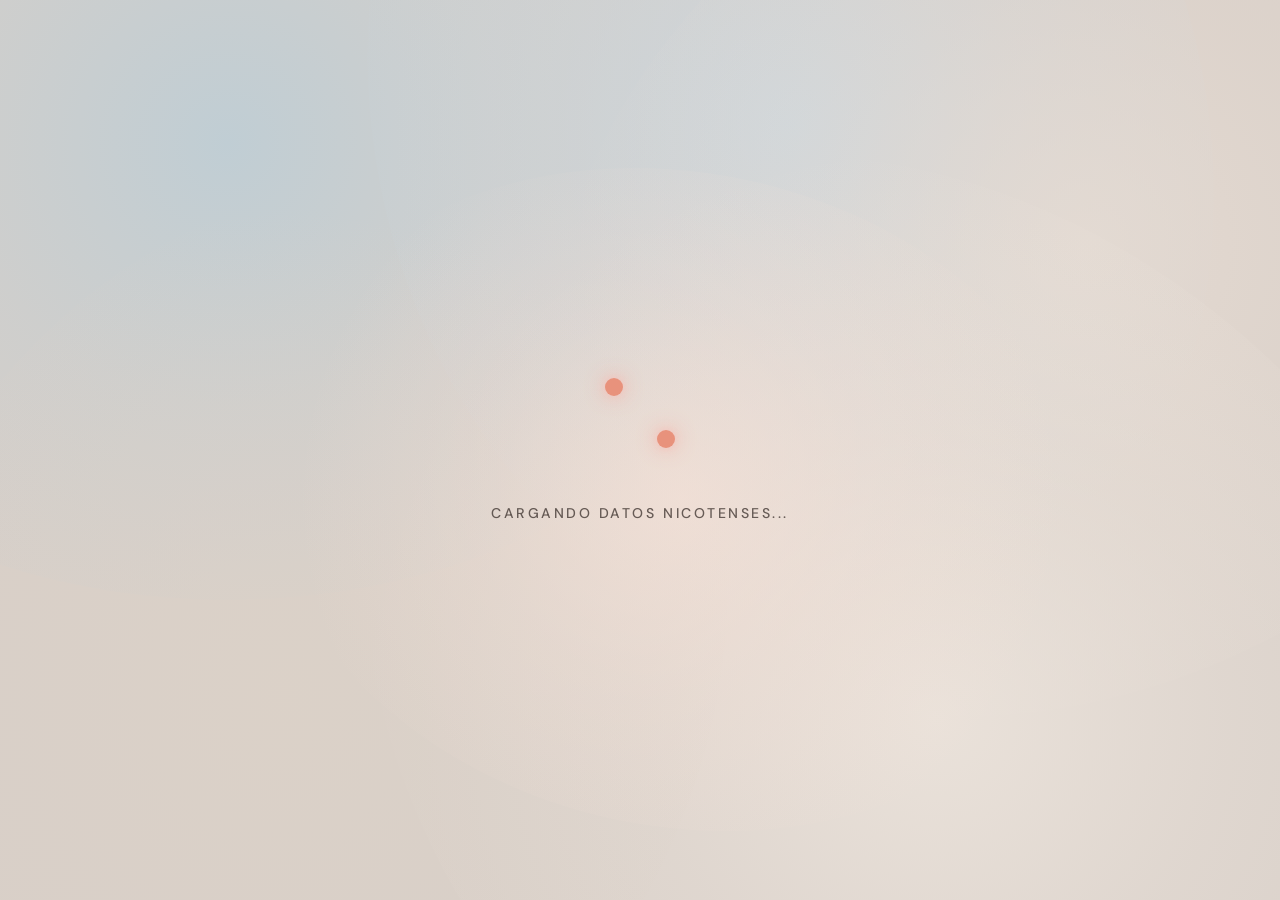
<file: index.html>
<!DOCTYPE html>
<html lang="es">
<head>
  <meta charset="UTF-8" />
  <meta name="viewport" content="width=device-width, initial-scale=1.0" />
  <title>Cargando...</title>
  <link rel="preconnect" href="https://fonts.googleapis.com" />
  <link rel="preconnect" href="https://fonts.gstatic.com" crossorigin />
  <link rel="stylesheet" href="style.css" />
  <style>
    html, body { width: 100%; height: 100%; overflow: hidden; }
    body {
      display: flex;
      flex-direction: column;
      justify-content: center;
      align-items: center;
      padding: 0;
    }
  </style>
</head>
<body>

  <canvas id="bg-canvas"></canvas>

  <div class="loader"></div>
  <p class="loading-text">Cargando datos nicotenses...</p>

  <script src="bg.js"></script>
  <script>
    setTimeout(function () {
      window.location.href = "shop.html";
    }, 4000);
  </script>

</body>
</html>
</file>
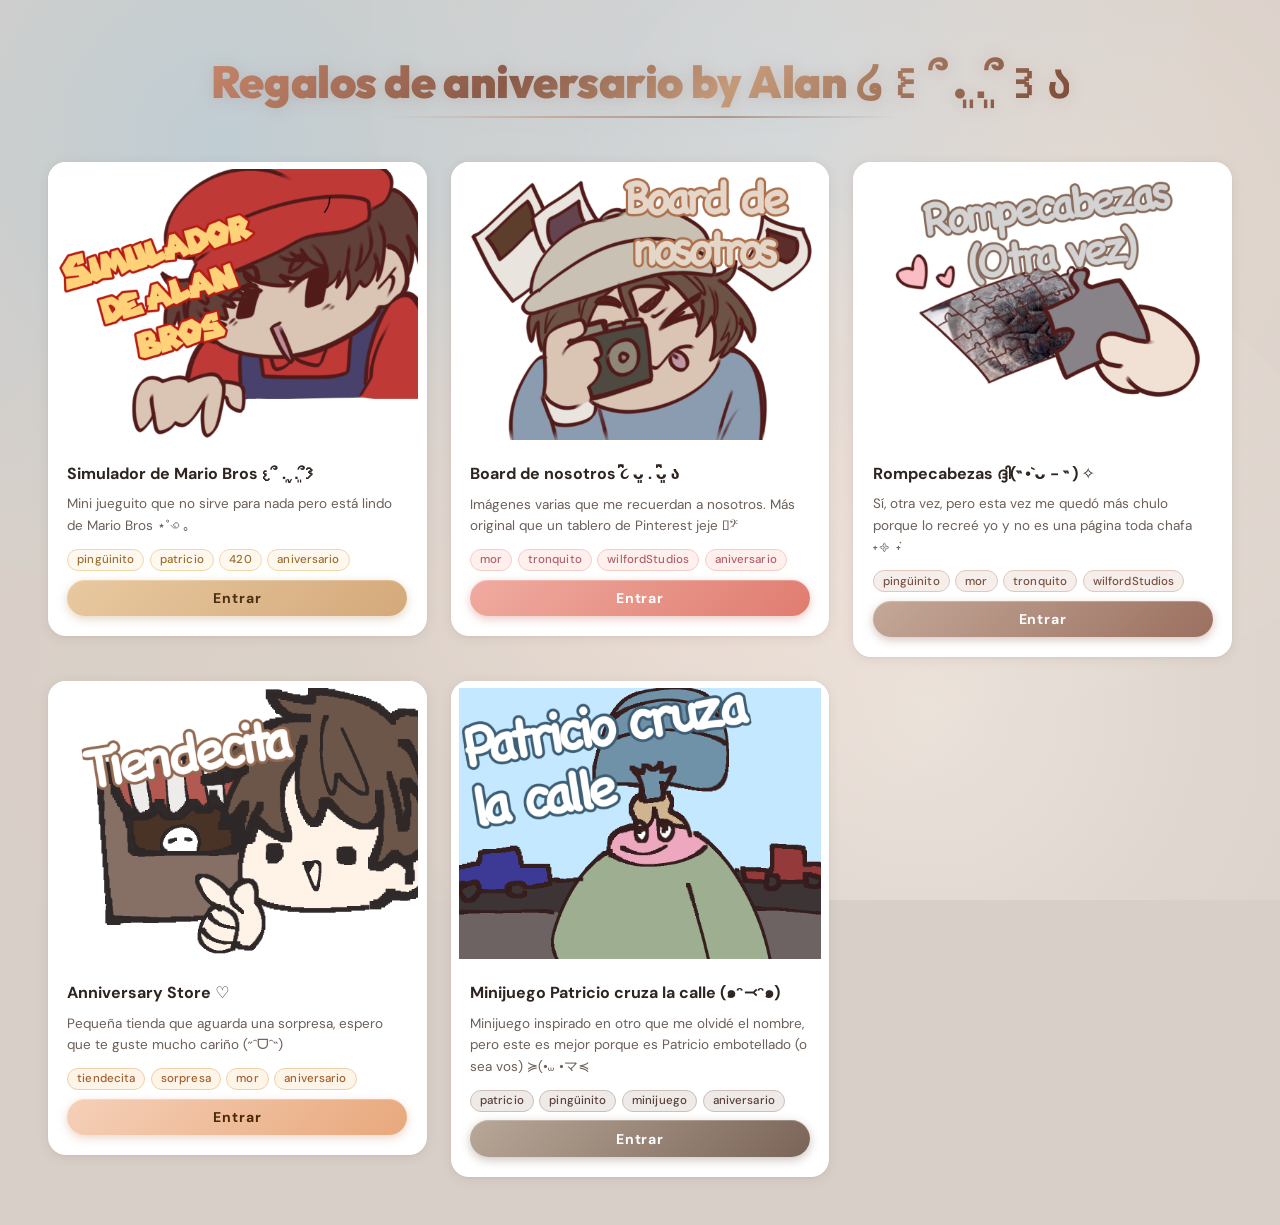
<file: shop.html>
<!DOCTYPE html>
<html lang="es">
<head>
  <meta charset="UTF-8" />
  <meta name="viewport" content="width=device-width, initial-scale=1.0" />
  <title>Aniversario ♡</title>
  <link rel="preconnect" href="https://fonts.googleapis.com" />
  <link rel="preconnect" href="https://fonts.gstatic.com" crossorigin />
  <link rel="stylesheet" href="style.css" />
</head>
<body>

  <canvas id="bg-canvas"></canvas>

  <header class="page-header">
    <h1 class="page-title">Regalos de aniversario by Alan ໒꒰՞ ܸ. .ܸ՞꒱ა</h1>
  </header>

  <div class="card-grid">

    <!-- ── Card 1 ── -->
    <article class="product-card card-1">
      <div class="card-thumb">
        <img src="img1.png" alt="Simulador de Alan Bros" />
      </div>
      <div class="card-body">
        <h2 class="card-title">Simulador de Mario Bros 𐔌՞ ܸ.ˬ.ܸ՞𐦯</h2>
        <p class="card-desc">Mini jueguito que no sirve para nada pero está lindo de Mario Bros ⋆˚꩜｡</p>
        <ul class="card-tags">
          <li>pingüinito</li><li>patricio</li><li>420</li><li>aniversario</li>
        </ul>
        <a href="https://al4nomg.github.io/AniversarioMarioBros/" class="btn-enter" target="_blank">Entrar</a>
      </div>
    </article>

    <!-- ── Card 2 ── -->
    <article class="product-card card-2">
      <div class="card-thumb">
        <img src="img2.png" alt="Board de nosotros" />
      </div>
      <div class="card-body">
        <h2 class="card-title">Board de nosotros ૮ ྀིᴗ͈ . ᴗ͈ ྀིა</h2>
        <p class="card-desc">Imágenes varias que me recuerdan a nosotros. Más original que un tablero de Pinterest jeje 𓏲ּ𝄢</p>
        <ul class="card-tags">
          <li>mor</li><li>tronquito</li><li>wilfordStudios</li><li>aniversario</li>
        </ul>
        <a href="https://al4nomg.github.io/BoardNicoAlan/" class="btn-enter" target="_blank">Entrar</a>
      </div>
    </article>

    <!-- ── Card 3 ── -->
    <article class="product-card card-3">
      <div class="card-thumb">
        <img src="img3.png" alt="Rompecabezas" />
      </div>
      <div class="card-body">
        <h2 class="card-title">Rompecabezas ദ്ദി(˵ •̀ ᴗ - ˵ ) ✧</h2>
        <p class="card-desc">Sí, otra vez, pero esta vez me quedó más chulo porque lo recreé yo y no es una página toda chafa ˖᯽ ݁˖</p>
        <ul class="card-tags">
          <li>pingüinito</li><li>mor</li><li>tronquito</li><li>wilfordStudios</li>
        </ul>
        <a href="https://al4nomg.github.io/RompecabezasAlanNico/" class="btn-enter" target="_blank">Entrar</a>
      </div>
    </article>

    <!-- ── Card 4 ── -->
    <article class="product-card card-4">
      <div class="card-thumb">
        <img src="aa.png" alt="Anniversary Store" />
      </div>
      <div class="card-body">
        <h2 class="card-title">Anniversary Store ♡</h2>
        <p class="card-desc">Pequeña tienda que aguarda una sorpresa, espero que te guste mucho cariño (˶ˆᗜˆ˵)</p>
        <ul class="card-tags">
          <li>tiendecita</li><li>sorpresa</li><li>mor</li><li>aniversario</li>
        </ul>
        <a href="https://al4nomg.github.io/shopAniversario/" class="btn-enter" target="_blank">Entrar</a>
      </div>
    </article>

    <!-- ── Card 5 ── -->
    <article class="product-card card-5">
      <div class="card-thumb">
        <img src="ee.png" alt="Patricio cruza la calle" />
      </div>
      <div class="card-body">
        <h2 class="card-title">Minijuego Patricio cruza la calle (๑ᵔ⤙ᵔ๑)</h2>
        <p class="card-desc">Minijuego inspirado en otro que me olvidé el nombre, pero este es mejor porque es Patricio embotellado (o sea vos) ≽(•⩊ •マ≼</p>
        <ul class="card-tags">
          <li>patricio</li><li>pingüinito</li><li>minijuego</li><li>aniversario</li>
        </ul>
        <a href="https://al4nomg.github.io/patricioGame/" class="btn-enter" target="_blank">Entrar</a>
      </div>
    </article>

  </div>

  <script src="bg.js"></script>
</body>
</html>
</file>
<file: style.css>
/* ─── Imports ─────────────────────────────────────────────── */
@import url('https://fonts.googleapis.com/css2?family=DM+Sans:ital,opsz,wght@0,9..40,300;0,9..40,400;0,9..40,500;0,9..40,600;0,9..40,700;1,9..40,400&family=Outfit:wght@300;400;700;900&display=swap');

/* ─── Reset ────────────────────────────────────────────────── */
*, *::before, *::after { box-sizing: border-box; margin: 0; padding: 0; }
ul { list-style: none; }
a  { text-decoration: none; }
img { display: block; }

/* ─── Root tokens ──────────────────────────────────────────── */
:root {
  --card-bg:     #ffffff;
  --card-radius: 18px;
  --text-dark:   #2e2420;
  --text-mid:    #6b5f57;
  --ease-out:    cubic-bezier(0.19, 1, 0.22, 1);
}

/* ─── Background ───────────────────────────────────────────── */
html { min-height: 100vh; background: #d8cfc8; }

body {
  font-family: 'DM Sans', system-ui, sans-serif;
  color: var(--text-dark);
  min-height: 100vh;
  padding: clamp(1.5rem, 4vw, 3rem) clamp(1rem, 5vw, 3rem);
  position: relative;
  overflow-x: hidden;
}

#bg-canvas {
  position: fixed;
  inset: 0;
  width: 100%;
  height: 100%;
  z-index: -1;
}

/* ─── Título ───────────────────────────────────────────────── */
.page-header {
  text-align: center;
  margin-bottom: 2.8rem;
  padding-top: 0.5rem;
}

.page-title {
  font-family: 'Outfit', sans-serif;
  font-weight: 900;
  font-size: clamp(1.5rem, 4vw, 2.8rem);
  letter-spacing: -0.01em;
  line-height: 1.15;
  background: linear-gradient(135deg, #c4856a 0%, #8a5a48 35%, #c49a7a 60%, #7a4a38 100%);
  -webkit-background-clip: text;
  -webkit-text-fill-color: transparent;
  background-clip: text;
  filter: drop-shadow(0 2px 8px rgba(140,80,60,0.18));
  display: inline-block;
}

.page-title::after {
  content: '';
  display: block;
  margin: 0.5rem auto 0;
  width: 60%;
  height: 2px;
  border-radius: 999px;
  background: linear-gradient(90deg, transparent, #c4856a, #8a5a48, transparent);
  opacity: 0.5;
}

/* ─── Grid ─────────────────────────────────────────────────── */
.card-grid {
  display: grid;
  grid-template-columns: repeat(auto-fill, minmax(min(100%, 20rem), 1fr));
  gap: 1.5rem;
  max-width: 76rem;
  margin-inline: auto;
  align-items: start;
}

/* ─── Card ─────────────────────────────────────────────────── */
.product-card {
  background: var(--card-bg);
  border-radius: var(--card-radius);
  box-shadow: 0 2px 12px rgba(100,80,70,.10), 0 1px 3px rgba(100,80,70,.06);
  overflow: hidden;
  display: flex;
  flex-direction: column;
  transition: transform 0.35s var(--ease-out), box-shadow 0.35s ease;
}

.product-card:hover {
  transform: translateY(-5px);
  box-shadow: 0 14px 36px rgba(100,80,70,.15), 0 2px 6px rgba(100,80,70,.08);
}

/* ─── Thumbnail ────────────────────────────────────────────── */
.card-thumb {
  position: relative;
  width: 100%;
  aspect-ratio: 4 / 3;
  background: var(--card-bg);
  overflow: hidden;
  flex-shrink: 0;
}

.card-thumb img {
  position: absolute;
  inset: 0;
  width: 100%;
  height: 100%;
  object-fit: contain;
  object-position: center;
  padding: 0.4rem;
  transition: transform 0.45s var(--ease-out);
}

.product-card:hover .card-thumb img { transform: scale(1.04); }

/* ─── Body ─────────────────────────────────────────────────── */
.card-body {
  display: flex;
  flex-direction: column;
  align-items: stretch;
  gap: 0.55rem;
  padding: 1.1rem 1.2rem 1.25rem;
  flex: 1;
}

.card-title { font-size: 1rem; font-weight: 700; color: var(--text-dark); line-height: 1.3; }

.card-desc {
  font-size: 0.845rem;
  font-weight: 400;
  color: var(--text-mid);
  line-height: 1.6;
  display: -webkit-box;
  -webkit-box-orient: vertical;
  -webkit-line-clamp: 3;
  overflow: hidden;
}

/* ─── Tags ─────────────────────────────────────────────────── */
.card-tags { display: flex; flex-wrap: wrap; gap: 0.35rem; margin-top: 0.2rem; }

.card-tags li {
  font-size: 0.72rem;
  font-weight: 500;
  padding: 0.22em 0.78em;
  border-radius: 999px;
  letter-spacing: 0.01em;
}

/* Tags por card */
.card-1 .card-tags li { background:#fff8ee; color:#9b6f30; border:1.5px solid #f0d8a8; }
.card-2 .card-tags li { background:#fff0ee; color:#b06070; border:1.5px solid #f5ccc6; }
.card-3 .card-tags li { background:#f5eeea; color:#7a5040; border:1.5px solid #e0c8bc; }
.card-4 .card-tags li { background:#fff4e8; color:#a06030; border:1.5px solid #f0d0a8; }
.card-5 .card-tags li { background:#eeeae8; color:#5a4038; border:1.5px solid #d0beb8; }

/* ─── Botón base ───────────────────────────────────────────── */
.btn-enter {
  display: flex;
  justify-content: center;
  align-items: center;
  width: 100%;
  margin-top: auto;
  padding: 0.65em 1.2em;
  border: none;
  border-radius: 999px;
  font-family: 'DM Sans', sans-serif;
  font-weight: 700;
  font-size: 0.88rem;
  letter-spacing: 0.06em;
  position: relative;
  overflow: hidden;
  transition: filter 0.25s ease, transform 0.2s ease, box-shadow 0.25s ease;
  cursor: pointer;
}

.btn-enter::before {
  content: "";
  position: absolute;
  top: 0; left: -80%;
  width: 50%; height: 100%;
  background: linear-gradient(90deg, transparent, rgba(255,255,255,0.30), transparent);
  transform: skewX(-18deg);
  transition: left 0.5s var(--ease-out);
  pointer-events: none;
}
.btn-enter:hover::before { left: 130%; }
.btn-enter:hover { filter: brightness(1.07); transform: translateY(-1px); }
.btn-enter:active { filter: brightness(0.95); transform: translateY(0); }

/* Botón 1 — beige dorado */
.card-1 .btn-enter {
  background: linear-gradient(135deg, #e8c9a0, #d4a97a);
  box-shadow: 0 3px 10px rgba(180,140,90,.35), inset 0 1px 0 rgba(255,255,255,.22);
  color: #4a3010;
}
.card-1 .btn-enter:hover { box-shadow: 0 5px 18px rgba(180,140,90,.45), inset 0 1px 0 rgba(255,255,255,.22); }

/* Botón 2 — salmón pastel */
.card-2 .btn-enter {
  background: linear-gradient(135deg, #f0aba0, #e07c70);
  box-shadow: 0 3px 10px rgba(200,100,90,.35), inset 0 1px 0 rgba(255,255,255,.22);
  color: #fff;
}
.card-2 .btn-enter:hover { box-shadow: 0 5px 18px rgba(200,100,90,.45), inset 0 1px 0 rgba(255,255,255,.22); }

/* Botón 3 — marrón cálido */
.card-3 .btn-enter {
  background: linear-gradient(135deg, #c4a898, #9b7060);
  box-shadow: 0 3px 10px rgba(140,90,75,.35), inset 0 1px 0 rgba(255,255,255,.22);
  color: #fff;
}
.card-3 .btn-enter:hover { box-shadow: 0 5px 18px rgba(140,90,75,.45), inset 0 1px 0 rgba(255,255,255,.22); }

/* Botón 4 — melocotón pálido */
.card-4 .btn-enter {
  background: linear-gradient(135deg, #f5d0b8, #e8a87c);
  box-shadow: 0 3px 10px rgba(200,140,100,.35), inset 0 1px 0 rgba(255,255,255,.22);
  color: #4a2808;
}
.card-4 .btn-enter:hover { box-shadow: 0 5px 18px rgba(200,140,100,.45), inset 0 1px 0 rgba(255,255,255,.22); }

/* Botón 5 — gris topo oscuro */
.card-5 .btn-enter {
  background: linear-gradient(135deg, #b8a898, #7a6458);
  box-shadow: 0 3px 10px rgba(110,85,70,.35), inset 0 1px 0 rgba(255,255,255,.22);
  color: #fff;
}
.card-5 .btn-enter:hover { box-shadow: 0 5px 18px rgba(110,85,70,.45), inset 0 1px 0 rgba(255,255,255,.22); }

/* ─── Loading screen (index.html) ──────────────────────────── */
.loader {
  position: relative;
  width: 70px;
  height: 70px;
  animation: spin 900ms ease-in-out infinite;
}
.loader::before,
.loader::after {
  content: "";
  position: absolute;
  width: 26%; height: 26%;
  top: 0; left: 0;
  border-radius: 50%;
  background: #e8927c;
  box-shadow: 0 0 22px #f0aba0, 0 0 8px #f5ccc6;
}
.loader::after {
  top: unset; left: unset;
  bottom: 0; right: 0;
}
@keyframes spin {
  0%   { rotate: 0deg; }
  100% { rotate: 360deg; }
}

.loading-text {
  margin-top: 3.5rem;
  color: var(--text-dark);
  font-family: 'DM Sans', sans-serif;
  font-size: 0.88rem;
  font-weight: 500;
  letter-spacing: 0.18em;
  text-transform: uppercase;
  opacity: 0.7;
  animation: pulse 1.8s ease-in-out infinite;
}
@keyframes pulse {
  0%, 100% { opacity: 0.4; }
  50%       { opacity: 0.85; }
}
</file>
